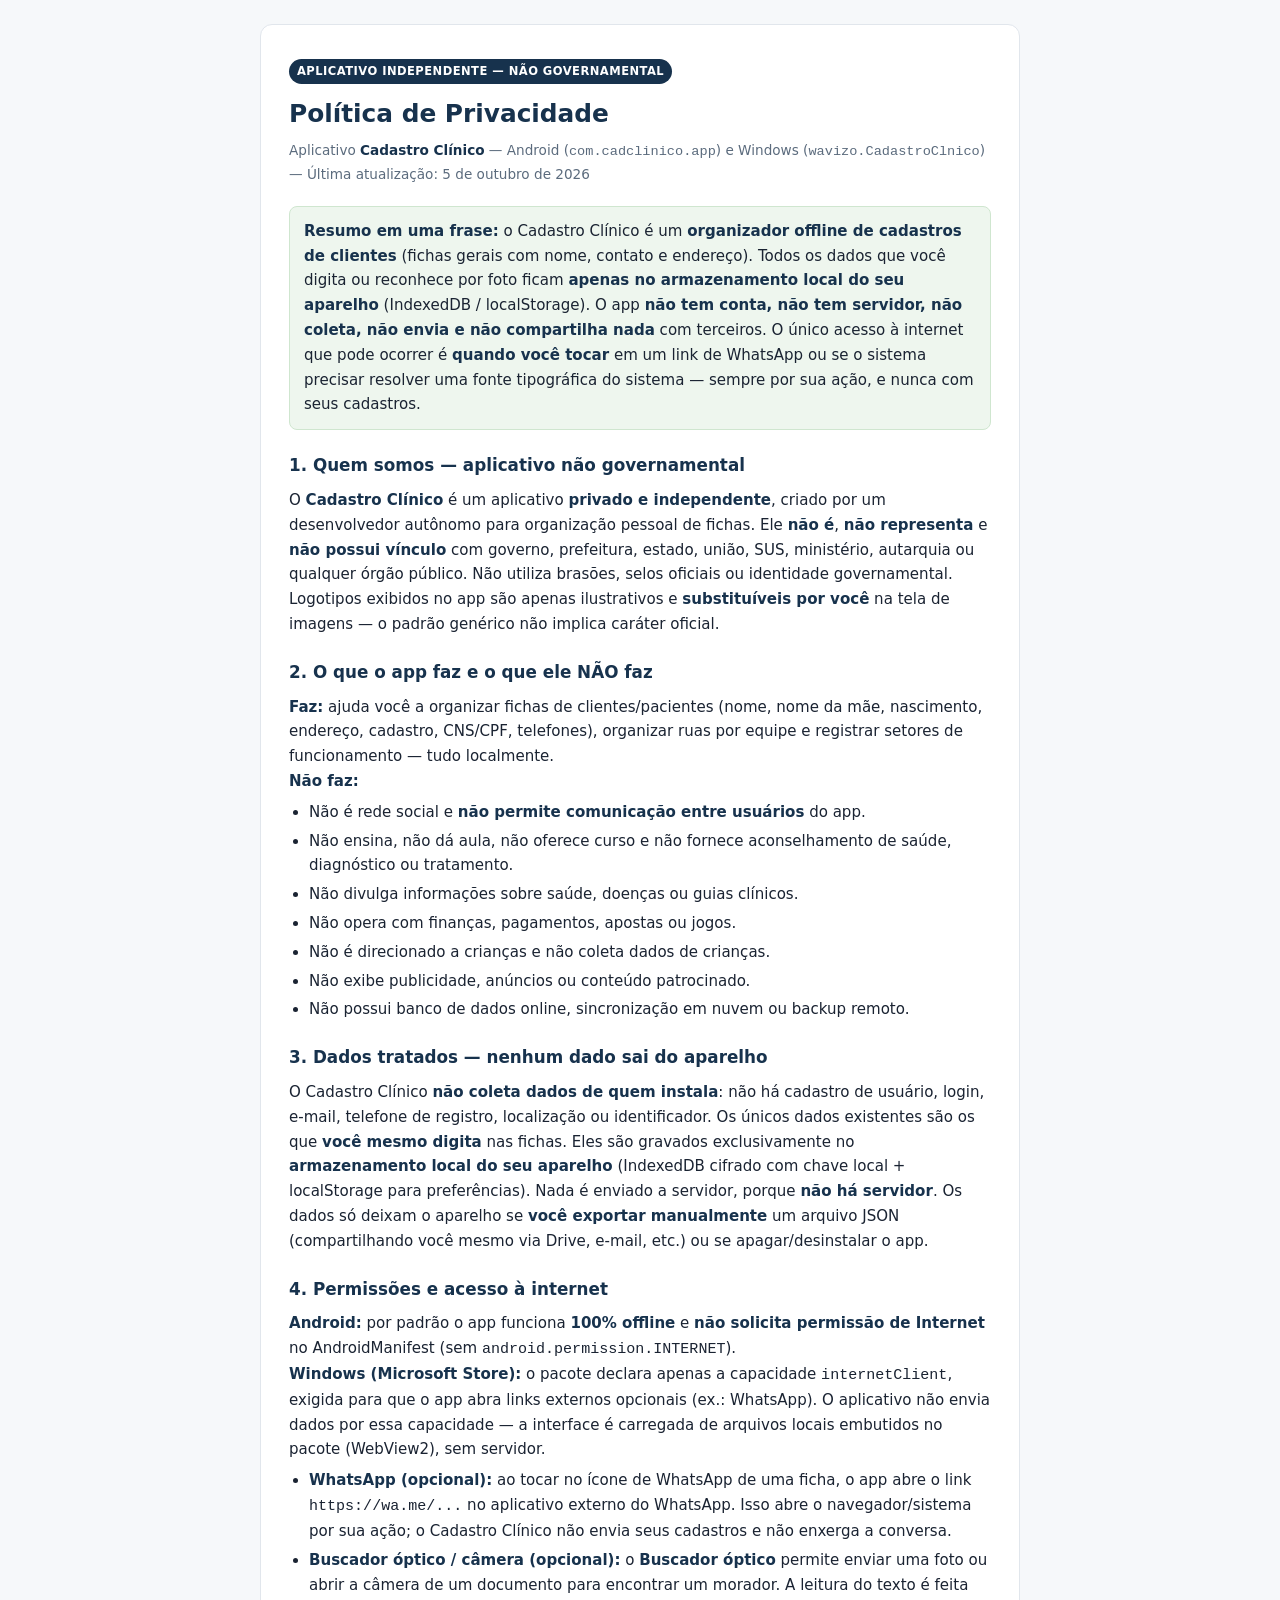
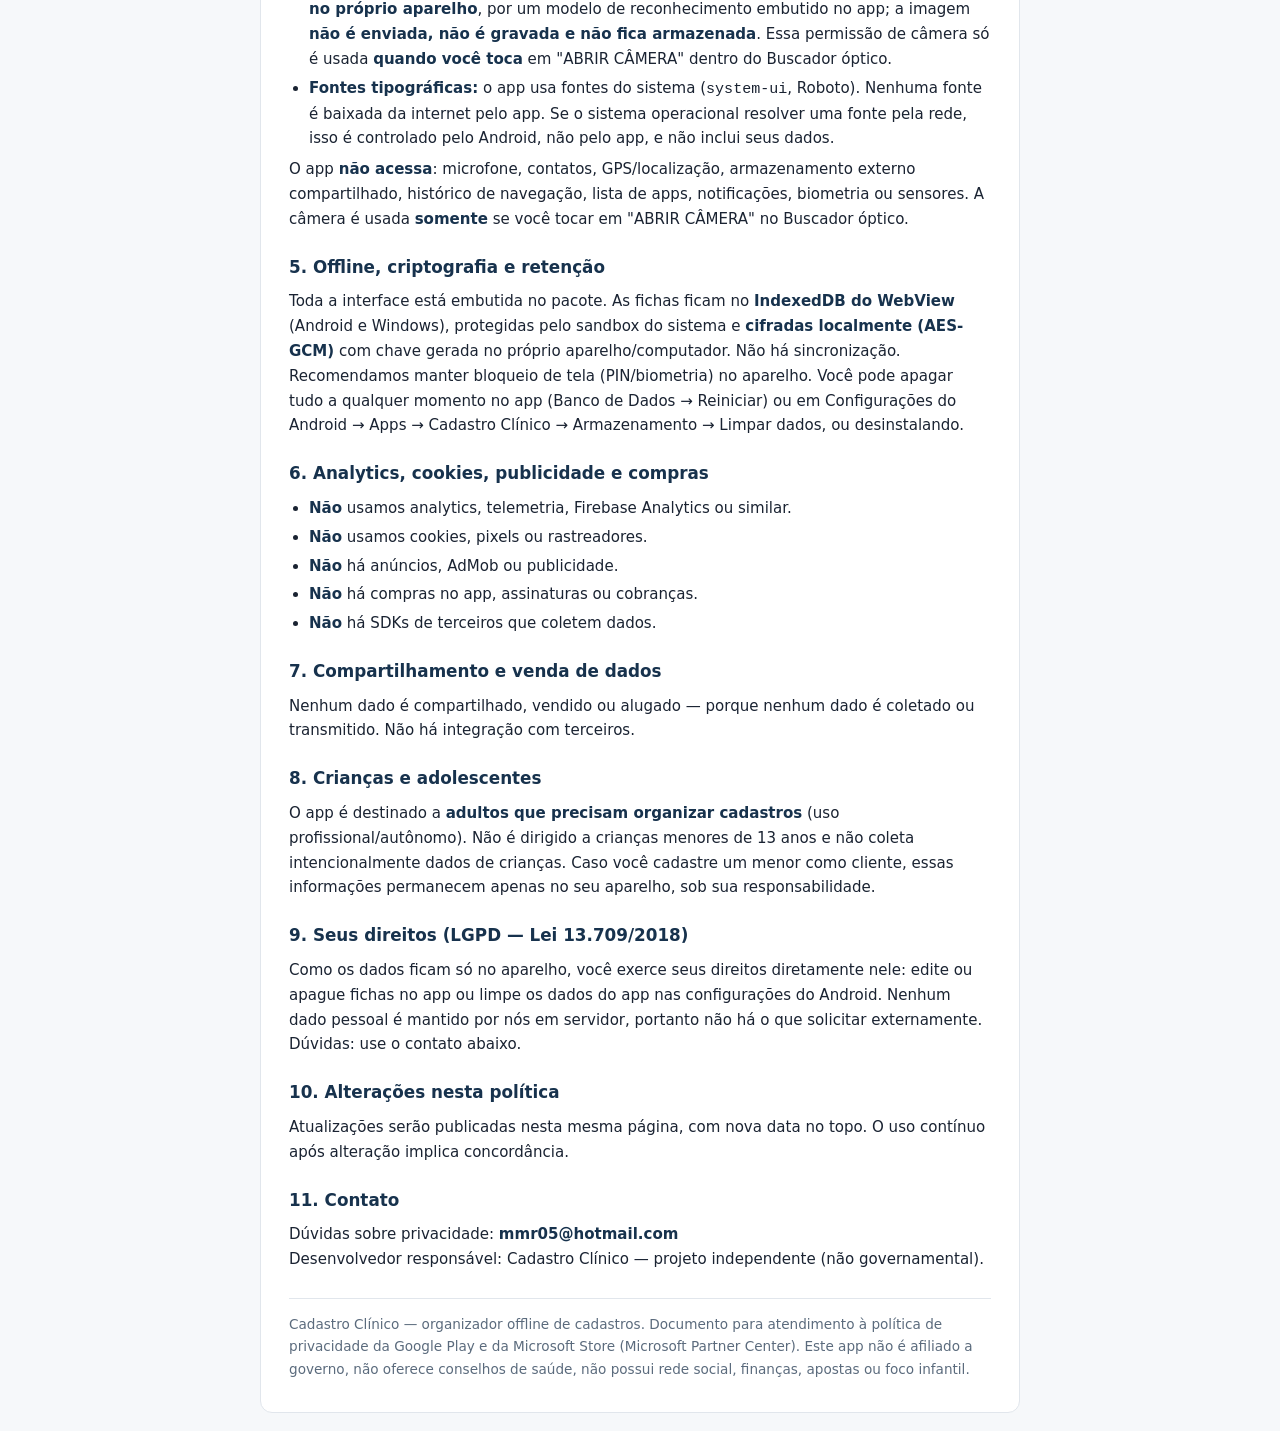
<file: politica-privacidade.html>
<!doctype html>
<html lang="pt-BR">
  <head>
    <meta charset="UTF-8" />
    <meta name="viewport" content="width=device-width, initial-scale=1.0" />
    <meta name="robots" content="index,follow" />
    <title>Política de Privacidade — Cadastro Clínico</title>
    <style>
      * { box-sizing: border-box; margin: 0; padding: 0; }
      body { font-family: system-ui, -apple-system, "Segoe UI", Roboto, Arial, sans-serif; background: #f6f8fa; color: #1a2332; line-height: 1.65; padding: 24px 16px; }
      main { max-width: 760px; margin: 0 auto; background: #fff; border: 1px solid #e1e6ec; border-radius: 12px; padding: 32px 28px; }
      h1 { font-size: 1.55rem; color: #17324d; margin-bottom: 4px; }
      .updated { font-size: 0.85rem; color: #5b6b7d; margin-bottom: 20px; }
      h2 { font-size: 1.05rem; color: #17324d; margin: 22px 0 8px; }
      p, li { font-size: 0.94rem; }
      ul { padding-left: 20px; margin: 6px 0; }
      li { margin: 4px 0; }
      strong { color: #17324d; }
      .highlight { background: #eef6ee; border: 1px solid #cfe6cf; border-radius: 8px; padding: 12px 14px; margin: 14px 0; font-size: 0.94rem; }
      .badge { display:inline-block; background:#17324d; color:#fff; font-size:0.72rem; font-weight:700; letter-spacing:.04em; padding:3px 8px; border-radius:999px; margin-bottom:10px; }
      footer { margin-top: 26px; padding-top: 14px; border-top: 1px solid #e1e6ec; font-size: 0.85rem; color: #5b6b7d; }
      a { color:#17324d; }
    </style>
  </head>
  <body>
    <main>
      <span class="badge">APLICATIVO INDEPENDENTE — NÃO GOVERNAMENTAL</span>
      <h1>Política de Privacidade</h1>
      <p class="updated">Aplicativo <strong>Cadastro Clínico</strong> — Android (<code>com.cadclinico.app</code>) e Windows (<code>wavizo.CadastroClnico</code>) — Última atualização: 5 de outubro de 2026</p>

      <div class="highlight">
        <strong>Resumo em uma frase:</strong> o Cadastro Clínico é um <strong>organizador offline de cadastros de clientes</strong> (fichas gerais com nome, contato e endereço).
        Todos os dados que você digita ou reconhece por foto ficam <strong>apenas no armazenamento local do seu aparelho</strong> (IndexedDB / localStorage).
        O app <strong>não tem conta, não tem servidor, não coleta, não envia e não compartilha nada</strong> com terceiros.
        O único acesso à internet que pode ocorrer é <strong>quando você tocar</strong> em um link de WhatsApp ou se o sistema precisar resolver uma fonte tipográfica do sistema — sempre por sua ação, e nunca com seus cadastros.
      </div>

      <h2>1. Quem somos — aplicativo não governamental</h2>
      <p>O <strong>Cadastro Clínico</strong> é um aplicativo <strong>privado e independente</strong>, criado por um desenvolvedor autônomo para organização pessoal de fichas.
      Ele <strong>não é</strong>, <strong>não representa</strong> e <strong>não possui vínculo</strong> com governo, prefeitura, estado, união, SUS, ministério, autarquia ou qualquer órgão público.
      Não utiliza brasões, selos oficiais ou identidade governamental. Logotipos exibidos no app são apenas ilustrativos e <strong>substituíveis por você</strong> na tela de imagens — o padrão genérico não implica caráter oficial.</p>

      <h2>2. O que o app faz e o que ele NÃO faz</h2>
      <p><strong>Faz:</strong> ajuda você a organizar fichas de clientes/pacientes (nome, nome da mãe, nascimento, endereço, cadastro, CNS/CPF, telefones), organizar ruas por equipe e registrar setores de funcionamento — tudo localmente.</p>
      <p><strong>Não faz:</strong></p>
      <ul>
        <li>Não é rede social e <strong>não permite comunicação entre usuários</strong> do app.</li>
        <li>Não ensina, não dá aula, não oferece curso e não fornece aconselhamento de saúde, diagnóstico ou tratamento.</li>
        <li>Não divulga informações sobre saúde, doenças ou guias clínicos.</li>
        <li>Não opera com finanças, pagamentos, apostas ou jogos.</li>
        <li>Não é direcionado a crianças e não coleta dados de crianças.</li>
        <li>Não exibe publicidade, anúncios ou conteúdo patrocinado.</li>
        <li>Não possui banco de dados online, sincronização em nuvem ou backup remoto.</li>
      </ul>

      <h2>3. Dados tratados — nenhum dado sai do aparelho</h2>
      <p>O Cadastro Clínico <strong>não coleta dados de quem instala</strong>: não há cadastro de usuário, login, e-mail, telefone de registro, localização ou identificador.
      Os únicos dados existentes são os que <strong>você mesmo digita</strong> nas fichas. Eles são gravados exclusivamente no <strong>armazenamento local do seu aparelho</strong> (IndexedDB cifrado com chave local + localStorage para preferências).
      Nada é enviado a servidor, porque <strong>não há servidor</strong>. Os dados só deixam o aparelho se <strong>você exportar manualmente</strong> um arquivo JSON (compartilhando você mesmo via Drive, e-mail, etc.) ou se apagar/desinstalar o app.</p>

      <h2>4. Permissões e acesso à internet</h2>
      <p><strong>Android:</strong> por padrão o app funciona <strong>100% offline</strong> e <strong>não solicita permissão de Internet</strong> no AndroidManifest (sem <code>android.permission.INTERNET</code>).</p>
      <p><strong>Windows (Microsoft Store):</strong> o pacote declara apenas a capacidade <code>internetClient</code>, exigida para que o app abra links externos opcionais (ex.: WhatsApp). O aplicativo não envia dados por essa capacidade — a interface é carregada de arquivos locais embutidos no pacote (WebView2), sem servidor.</p>
      <ul>
        <li><strong>WhatsApp (opcional):</strong> ao tocar no ícone de WhatsApp de uma ficha, o app abre o link <code>https://wa.me/...</code> no aplicativo externo do WhatsApp. Isso abre o navegador/sistema por sua ação; o Cadastro Clínico não envia seus cadastros e não enxerga a conversa.</li>
        <li><strong>Buscador óptico / câmera (opcional):</strong> o <strong>Buscador óptico</strong> permite enviar uma foto ou abrir a câmera de um documento para encontrar um morador. A leitura do texto é feita <strong>no próprio aparelho</strong>, por um modelo de reconhecimento embutido no app; a imagem <strong>não é enviada, não é gravada e não fica armazenada</strong>.
        Essa permissão de câmera só é usada <strong>quando você toca</strong> em "ABRIR CÂMERA" dentro do Buscador óptico.</li>
        <li><strong>Fontes tipográficas:</strong> o app usa fontes do sistema (<code>system-ui</code>, Roboto). Nenhuma fonte é baixada da internet pelo app. Se o sistema operacional resolver uma fonte pela rede, isso é controlado pelo Android, não pelo app, e não inclui seus dados.</li>
      </ul>
      <p>O app <strong>não acessa</strong>: microfone, contatos, GPS/localização, armazenamento externo compartilhado, histórico de navegação, lista de apps, notificações, biometria ou sensores. A câmera é usada <strong>somente</strong> se você tocar em "ABRIR CÂMERA" no Buscador óptico.</p>

      <h2>5. Offline, criptografia e retenção</h2>
      <p>Toda a interface está embutida no pacote. As fichas ficam no <strong>IndexedDB do WebView</strong> (Android e Windows), protegidas pelo sandbox do sistema e <strong>cifradas localmente (AES-GCM)</strong> com chave gerada no próprio aparelho/computador.
      Não há sincronização. Recomendamos manter bloqueio de tela (PIN/biometria) no aparelho. Você pode apagar tudo a qualquer momento no app (Banco de Dados → Reiniciar) ou em Configurações do Android → Apps → Cadastro Clínico → Armazenamento → Limpar dados, ou desinstalando.</p>

      <h2>6. Analytics, cookies, publicidade e compras</h2>
      <ul>
        <li><strong>Não</strong> usamos analytics, telemetria, Firebase Analytics ou similar.</li>
        <li><strong>Não</strong> usamos cookies, pixels ou rastreadores.</li>
        <li><strong>Não</strong> há anúncios, AdMob ou publicidade.</li>
        <li><strong>Não</strong> há compras no app, assinaturas ou cobranças.</li>
        <li><strong>Não</strong> há SDKs de terceiros que coletem dados.</li>
      </ul>

      <h2>7. Compartilhamento e venda de dados</h2>
      <p>Nenhum dado é compartilhado, vendido ou alugado — porque nenhum dado é coletado ou transmitido. Não há integração com terceiros.</p>

      <h2>8. Crianças e adolescentes</h2>
      <p>O app é destinado a <strong>adultos que precisam organizar cadastros</strong> (uso profissional/autônomo). Não é dirigido a crianças menores de 13 anos e não coleta intencionalmente dados de crianças.
      Caso você cadastre um menor como cliente, essas informações permanecem apenas no seu aparelho, sob sua responsabilidade.</p>

      <h2>9. Seus direitos (LGPD — Lei 13.709/2018)</h2>
      <p>Como os dados ficam só no aparelho, você exerce seus direitos diretamente nele: edite ou apague fichas no app ou limpe os dados do app nas configurações do Android.
      Nenhum dado pessoal é mantido por nós em servidor, portanto não há o que solicitar externamente. Dúvidas: use o contato abaixo.</p>

      <h2>10. Alterações nesta política</h2>
      <p>Atualizações serão publicadas nesta mesma página, com nova data no topo. O uso contínuo após alteração implica concordância.</p>

      <h2>11. Contato</h2>
      <p>Dúvidas sobre privacidade: <strong>mmr05@hotmail.com</strong><br/>
      Desenvolvedor responsável: Cadastro Clínico — projeto independente (não governamental).</p>

      <footer>
        Cadastro Clínico — organizador offline de cadastros. Documento para atendimento à política de privacidade da Google Play e da Microsoft Store (Microsoft Partner Center).
        Este app não é afiliado a governo, não oferece conselhos de saúde, não possui rede social, finanças, apostas ou foco infantil.
      </footer>
    </main>
  </body>
</html>
</file>
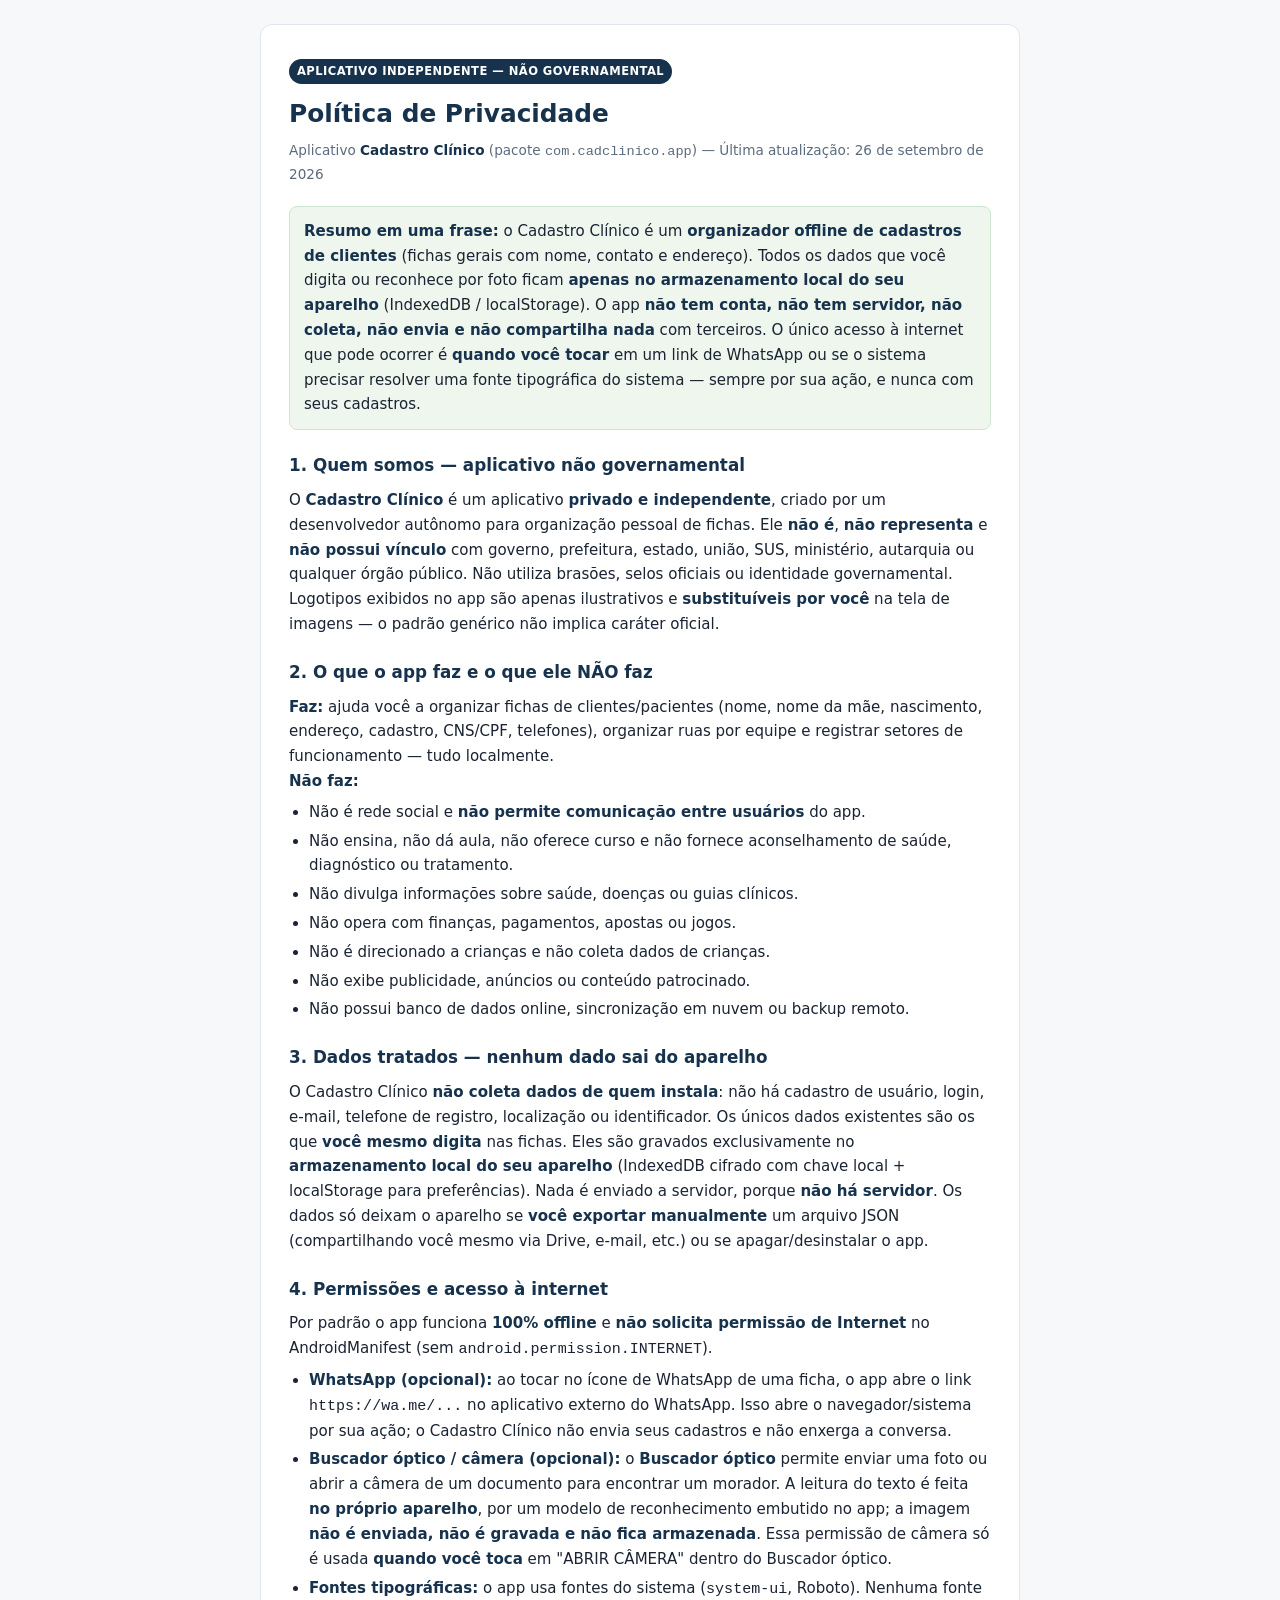
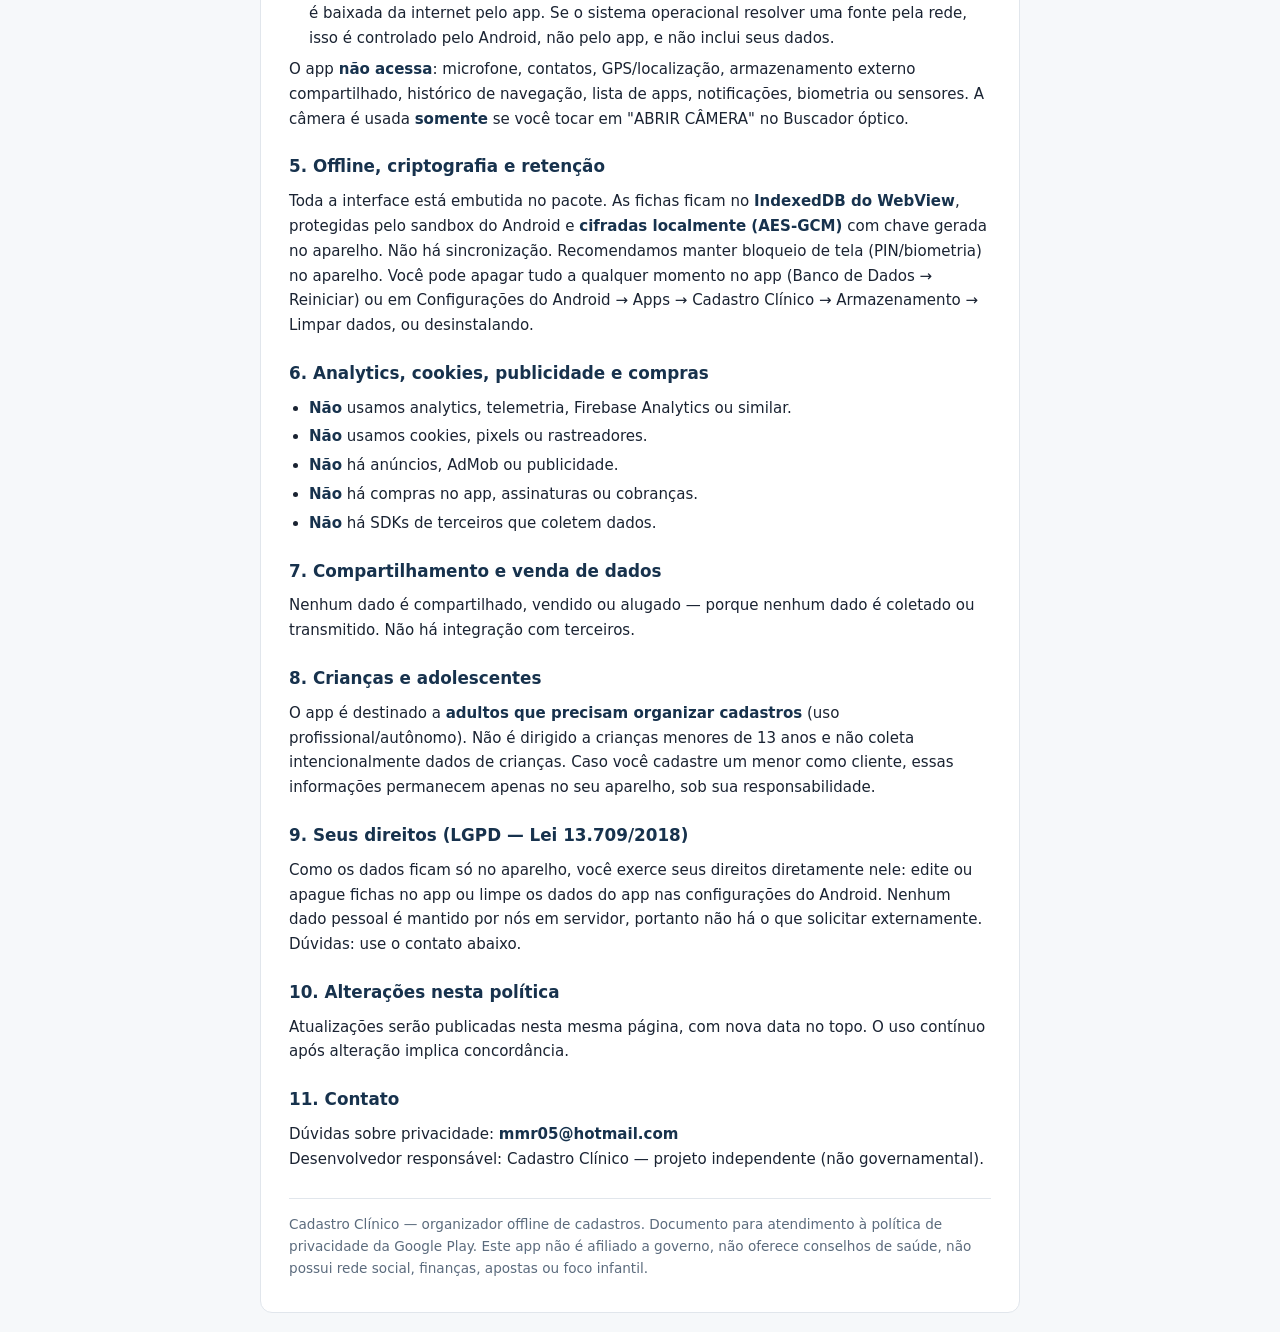
<file: web/politica-privacidade.html>
<!doctype html>
<html lang="pt-BR">
  <head>
    <meta charset="UTF-8" />
    <meta name="viewport" content="width=device-width, initial-scale=1.0" />
    <meta name="robots" content="index,follow" />
    <title>Política de Privacidade — Cadastro Clínico</title>
    <style>
      * { box-sizing: border-box; margin: 0; padding: 0; }
      body { font-family: system-ui, -apple-system, "Segoe UI", Roboto, Arial, sans-serif; background: #f6f8fa; color: #1a2332; line-height: 1.65; padding: 24px 16px; }
      main { max-width: 760px; margin: 0 auto; background: #fff; border: 1px solid #e1e6ec; border-radius: 12px; padding: 32px 28px; }
      h1 { font-size: 1.55rem; color: #17324d; margin-bottom: 4px; }
      .updated { font-size: 0.85rem; color: #5b6b7d; margin-bottom: 20px; }
      h2 { font-size: 1.05rem; color: #17324d; margin: 22px 0 8px; }
      p, li { font-size: 0.94rem; }
      ul { padding-left: 20px; margin: 6px 0; }
      li { margin: 4px 0; }
      strong { color: #17324d; }
      .highlight { background: #eef6ee; border: 1px solid #cfe6cf; border-radius: 8px; padding: 12px 14px; margin: 14px 0; font-size: 0.94rem; }
      .badge { display:inline-block; background:#17324d; color:#fff; font-size:0.72rem; font-weight:700; letter-spacing:.04em; padding:3px 8px; border-radius:999px; margin-bottom:10px; }
      footer { margin-top: 26px; padding-top: 14px; border-top: 1px solid #e1e6ec; font-size: 0.85rem; color: #5b6b7d; }
      a { color:#17324d; }
    </style>
  </head>
  <body>
    <main>
      <span class="badge">APLICATIVO INDEPENDENTE — NÃO GOVERNAMENTAL</span>
      <h1>Política de Privacidade</h1>
      <p class="updated">Aplicativo <strong>Cadastro Clínico</strong> (pacote <code>com.cadclinico.app</code>) — Última atualização: 26 de setembro de 2026</p>

      <div class="highlight">
        <strong>Resumo em uma frase:</strong> o Cadastro Clínico é um <strong>organizador offline de cadastros de clientes</strong> (fichas gerais com nome, contato e endereço).
        Todos os dados que você digita ou reconhece por foto ficam <strong>apenas no armazenamento local do seu aparelho</strong> (IndexedDB / localStorage).
        O app <strong>não tem conta, não tem servidor, não coleta, não envia e não compartilha nada</strong> com terceiros.
        O único acesso à internet que pode ocorrer é <strong>quando você tocar</strong> em um link de WhatsApp ou se o sistema precisar resolver uma fonte tipográfica do sistema — sempre por sua ação, e nunca com seus cadastros.
      </div>

      <h2>1. Quem somos — aplicativo não governamental</h2>
      <p>O <strong>Cadastro Clínico</strong> é um aplicativo <strong>privado e independente</strong>, criado por um desenvolvedor autônomo para organização pessoal de fichas.
      Ele <strong>não é</strong>, <strong>não representa</strong> e <strong>não possui vínculo</strong> com governo, prefeitura, estado, união, SUS, ministério, autarquia ou qualquer órgão público.
      Não utiliza brasões, selos oficiais ou identidade governamental. Logotipos exibidos no app são apenas ilustrativos e <strong>substituíveis por você</strong> na tela de imagens — o padrão genérico não implica caráter oficial.</p>

      <h2>2. O que o app faz e o que ele NÃO faz</h2>
      <p><strong>Faz:</strong> ajuda você a organizar fichas de clientes/pacientes (nome, nome da mãe, nascimento, endereço, cadastro, CNS/CPF, telefones), organizar ruas por equipe e registrar setores de funcionamento — tudo localmente.</p>
      <p><strong>Não faz:</strong></p>
      <ul>
        <li>Não é rede social e <strong>não permite comunicação entre usuários</strong> do app.</li>
        <li>Não ensina, não dá aula, não oferece curso e não fornece aconselhamento de saúde, diagnóstico ou tratamento.</li>
        <li>Não divulga informações sobre saúde, doenças ou guias clínicos.</li>
        <li>Não opera com finanças, pagamentos, apostas ou jogos.</li>
        <li>Não é direcionado a crianças e não coleta dados de crianças.</li>
        <li>Não exibe publicidade, anúncios ou conteúdo patrocinado.</li>
        <li>Não possui banco de dados online, sincronização em nuvem ou backup remoto.</li>
      </ul>

      <h2>3. Dados tratados — nenhum dado sai do aparelho</h2>
      <p>O Cadastro Clínico <strong>não coleta dados de quem instala</strong>: não há cadastro de usuário, login, e-mail, telefone de registro, localização ou identificador.
      Os únicos dados existentes são os que <strong>você mesmo digita</strong> nas fichas. Eles são gravados exclusivamente no <strong>armazenamento local do seu aparelho</strong> (IndexedDB cifrado com chave local + localStorage para preferências).
      Nada é enviado a servidor, porque <strong>não há servidor</strong>. Os dados só deixam o aparelho se <strong>você exportar manualmente</strong> um arquivo JSON (compartilhando você mesmo via Drive, e-mail, etc.) ou se apagar/desinstalar o app.</p>

      <h2>4. Permissões e acesso à internet</h2>
      <p>Por padrão o app funciona <strong>100% offline</strong> e <strong>não solicita permissão de Internet</strong> no AndroidManifest (sem <code>android.permission.INTERNET</code>).</p>
      <ul>
        <li><strong>WhatsApp (opcional):</strong> ao tocar no ícone de WhatsApp de uma ficha, o app abre o link <code>https://wa.me/...</code> no aplicativo externo do WhatsApp. Isso abre o navegador/sistema por sua ação; o Cadastro Clínico não envia seus cadastros e não enxerga a conversa.</li>
        <li><strong>Buscador óptico / câmera (opcional):</strong> o <strong>Buscador óptico</strong> permite enviar uma foto ou abrir a câmera de um documento para encontrar um morador. A leitura do texto é feita <strong>no próprio aparelho</strong>, por um modelo de reconhecimento embutido no app; a imagem <strong>não é enviada, não é gravada e não fica armazenada</strong>.
        Essa permissão de câmera só é usada <strong>quando você toca</strong> em "ABRIR CÂMERA" dentro do Buscador óptico.</li>
        <li><strong>Fontes tipográficas:</strong> o app usa fontes do sistema (<code>system-ui</code>, Roboto). Nenhuma fonte é baixada da internet pelo app. Se o sistema operacional resolver uma fonte pela rede, isso é controlado pelo Android, não pelo app, e não inclui seus dados.</li>
      </ul>
      <p>O app <strong>não acessa</strong>: microfone, contatos, GPS/localização, armazenamento externo compartilhado, histórico de navegação, lista de apps, notificações, biometria ou sensores. A câmera é usada <strong>somente</strong> se você tocar em "ABRIR CÂMERA" no Buscador óptico.</p>

      <h2>5. Offline, criptografia e retenção</h2>
      <p>Toda a interface está embutida no pacote. As fichas ficam no <strong>IndexedDB do WebView</strong>, protegidas pelo sandbox do Android e <strong>cifradas localmente (AES-GCM)</strong> com chave gerada no aparelho.
      Não há sincronização. Recomendamos manter bloqueio de tela (PIN/biometria) no aparelho. Você pode apagar tudo a qualquer momento no app (Banco de Dados → Reiniciar) ou em Configurações do Android → Apps → Cadastro Clínico → Armazenamento → Limpar dados, ou desinstalando.</p>

      <h2>6. Analytics, cookies, publicidade e compras</h2>
      <ul>
        <li><strong>Não</strong> usamos analytics, telemetria, Firebase Analytics ou similar.</li>
        <li><strong>Não</strong> usamos cookies, pixels ou rastreadores.</li>
        <li><strong>Não</strong> há anúncios, AdMob ou publicidade.</li>
        <li><strong>Não</strong> há compras no app, assinaturas ou cobranças.</li>
        <li><strong>Não</strong> há SDKs de terceiros que coletem dados.</li>
      </ul>

      <h2>7. Compartilhamento e venda de dados</h2>
      <p>Nenhum dado é compartilhado, vendido ou alugado — porque nenhum dado é coletado ou transmitido. Não há integração com terceiros.</p>

      <h2>8. Crianças e adolescentes</h2>
      <p>O app é destinado a <strong>adultos que precisam organizar cadastros</strong> (uso profissional/autônomo). Não é dirigido a crianças menores de 13 anos e não coleta intencionalmente dados de crianças.
      Caso você cadastre um menor como cliente, essas informações permanecem apenas no seu aparelho, sob sua responsabilidade.</p>

      <h2>9. Seus direitos (LGPD — Lei 13.709/2018)</h2>
      <p>Como os dados ficam só no aparelho, você exerce seus direitos diretamente nele: edite ou apague fichas no app ou limpe os dados do app nas configurações do Android.
      Nenhum dado pessoal é mantido por nós em servidor, portanto não há o que solicitar externamente. Dúvidas: use o contato abaixo.</p>

      <h2>10. Alterações nesta política</h2>
      <p>Atualizações serão publicadas nesta mesma página, com nova data no topo. O uso contínuo após alteração implica concordância.</p>

      <h2>11. Contato</h2>
      <p>Dúvidas sobre privacidade: <strong>mmr05@hotmail.com</strong><br/>
      Desenvolvedor responsável: Cadastro Clínico — projeto independente (não governamental).</p>

      <footer>
        Cadastro Clínico — organizador offline de cadastros. Documento para atendimento à política de privacidade da Google Play.
        Este app não é afiliado a governo, não oferece conselhos de saúde, não possui rede social, finanças, apostas ou foco infantil.
      </footer>
    </main>
  </body>
</html>
</file>
